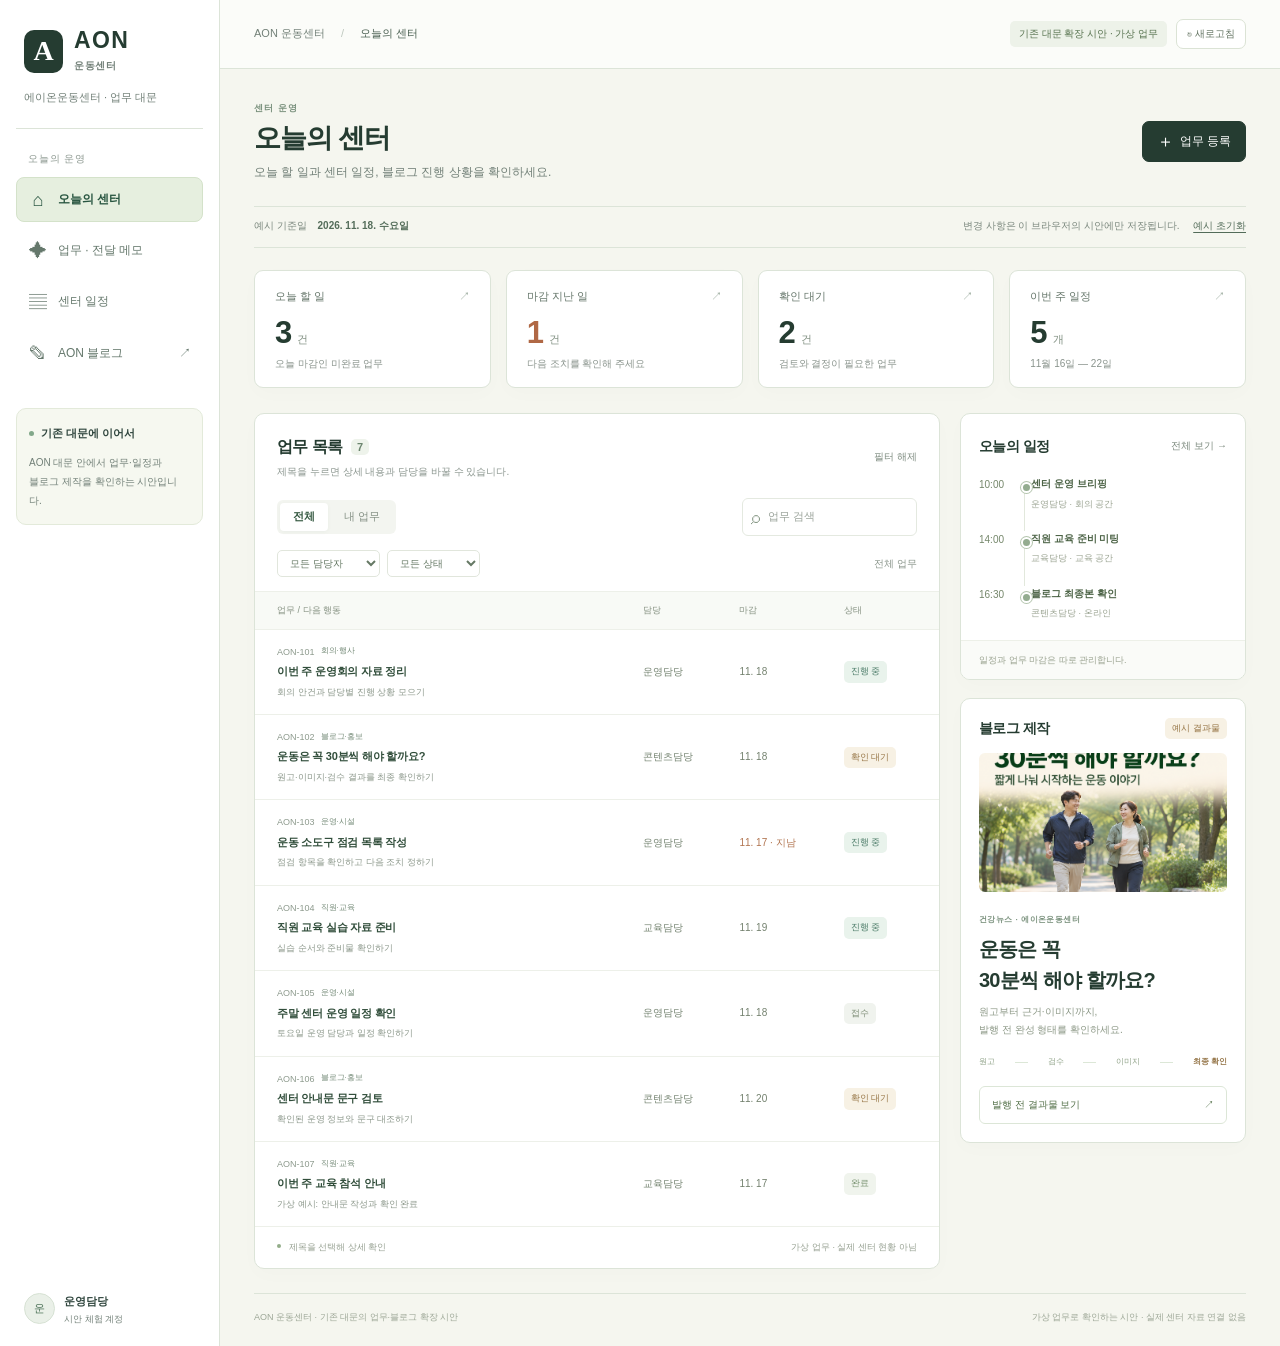
<file: index.html>
<!doctype html>
<html lang="ko">
<head><meta charset="utf-8"><meta name="viewport" content="width=device-width,initial-scale=1"><title>AON 운동센터 · 오늘의 센터 시안</title><link rel="stylesheet" href="dashboard.css"><script src="dashboard.js" defer></script></head>
<body>
<div class="app-shell">
 <aside class="sidebar">
  <a href="index.html" class="brand" aria-label="AON 운동센터 대문"><span class="brand-mark">A</span><span><b>AON</b><small>운동센터</small></span></a>
  <p class="brand-description">에이온운동센터 · 업무 대문</p>
  <div class="nav-caption">오늘의 운영</div>
  <nav aria-label="주 메뉴">
   <button class="nav-item active" data-page="overview"><span aria-hidden="true">⌂</span> 오늘의 센터</button>
   <button class="nav-item" data-page="tasks"><span aria-hidden="true">✦</span> 업무 · 전달 메모</button>
   <button class="nav-item" data-page="calendar"><span aria-hidden="true">▤</span> 센터 일정</button>
   <a class="nav-item" href="blog.html"><span aria-hidden="true">✎</span> AON 블로그 <i>↗</i></a>
  </nav>
  <div class="sidebar-note"><span class="note-dot"></span><b>기존 대문에 이어서</b><p>AON 대문 안에서 업무·일정과<br>블로그 제작을 확인하는 시안입니다.</p></div>
  <div class="sidebar-bottom"><span class="avatar">운</span><div><b>운영담당</b><small>시안 체험 계정</small></div></div>
 </aside>
 <div class="workspace">
  <header class="topbar"><div class="breadcrumb">AON 운동센터 <span>/</span> <b id="breadcrumbCurrent">오늘의 센터</b></div><div class="topbar-actions"><span class="preview-badge">기존 대문 확장 시안 · 가상 업무</span><button type="button" id="refreshPreview" class="refresh-button" aria-label="시안 새로고침">↻ 새로고침</button></div></header>
  <main>
   <section class="page-heading"><div><p class="eyebrow">센터 운영</p><h1 id="pageTitle">오늘의 센터</h1><p id="pageDescription">오늘 할 일과 센터 일정, 블로그 진행 상황을 확인하세요.</p></div><button id="addTask" class="primary-button"><span aria-hidden="true">＋</span> 업무 등록</button></section>
   <div class="demo-strip"><span>예시 기준일 <b>2026. 11. 18. 수요일</b></span><span>변경 사항은 이 브라우저의 시안에만 저장됩니다. <button id="resetDemo">예시 초기화</button></span></div>
   <section class="metrics" aria-label="업무 요약">
    <button class="metric" data-filter="today"><span>오늘 할 일 <i>↗</i></span><div><b id="todayCount">0</b><small>건</small></div><p>오늘 마감인 미완료 업무</p></button>
    <button class="metric" data-filter="overdue"><span>마감 지난 일 <i>↗</i></span><div><b id="overdueCount" class="rust">0</b><small>건</small></div><p>다음 조치를 확인해 주세요</p></button>
    <button class="metric" data-filter="waiting"><span>확인 대기 <i>↗</i></span><div><b id="waitingCount">0</b><small>건</small></div><p>검토와 결정이 필요한 업무</p></button>
    <button class="metric" data-filter="week"><span>이번 주 일정 <i>↗</i></span><div><b id="weekCount">0</b><small>개</small></div><p>11월 16일 — 22일</p></button>
   </section>
   <div id="overviewLayout" class="content-grid">
    <section class="panel tasks-panel" id="tasksPanel"><div class="panel-title"><div><h2>업무 목록 <span id="taskCount" class="count-label">0</span></h2><p>제목을 누르면 상세 내용과 담당을 바꿀 수 있습니다.</p></div><button class="text-button" id="clearFilters">필터 해제</button></div>
     <div class="task-toolbar"><div class="segment" role="group" aria-label="업무 범위"><button id="allTasks" class="selected" aria-pressed="true">전체</button><button id="myTasks" aria-pressed="false">내 업무</button></div><label class="search-wrap"><span aria-hidden="true">⌕</span><input id="searchTasks" type="search" placeholder="업무 검색" aria-label="업무 검색"></label></div>
     <div class="filter-row"><label><span class="sr-only">담당자</span><select id="ownerFilter"><option value="">모든 담당자</option><option>운영담당</option><option>교육담당</option><option>콘텐츠담당</option></select></label><label><span class="sr-only">상태</span><select id="statusFilter"><option value="">모든 상태</option><option>접수</option><option>진행 중</option><option>확인 대기</option><option>보류</option><option>완료</option></select></label><span id="filterDescription" class="filter-description">전체 업무</span></div>
     <div class="table-wrap"><table><thead><tr><th scope="col">업무 / 다음 행동</th><th scope="col">담당</th><th scope="col">마감</th><th scope="col">상태</th></tr></thead><tbody id="taskRows"></tbody></table></div><p id="emptyTasks" class="empty-state" hidden>조건에 맞는 업무가 없습니다.</p>
     <div class="table-footer"><span><span class="legend-dot"></span> 제목을 선택해 상세 확인</span><span>가상 업무 · 실제 센터 현황 아님</span></div>
    </section>
    <aside class="right-column" id="rightColumn">
     <section class="panel schedule-panel"><div class="panel-title"><h2>오늘의 일정</h2><button class="text-button" id="openCalendar">전체 보기 →</button></div><div id="todayEvents" class="timeline"></div><p class="schedule-foot">일정과 업무 마감은 따로 관리합니다.</p></section>
     <section class="panel blog-panel"><div class="panel-title"><h2>블로그 제작</h2><span class="pill waiting">예시 결과물</span></div><a href="blog.html" class="blog-cover"><img src="assets/cover.png" alt="짧게 나눠 시작하는 운동 이야기 대표 이미지"></a><div class="blog-body"><span class="eyebrow">건강뉴스 · 에이온운동센터</span><h3>운동은 꼭<br>30분씩 해야 할까요?</h3><p>원고부터 근거·이미지까지,<br>발행 전 완성 형태를 확인하세요.</p><div class="mini-progress" aria-label="발행 전 결과물 예시"><span>원고</span><i></i><span>검수</span><i></i><span>이미지</span><i></i><b>최종 확인</b></div><a href="blog.html" class="secondary-button">발행 전 결과물 보기 <span>↗</span></a></div></section>
    </aside>
   </div>
   <section id="calendarView" class="panel calendar-panel" hidden><div class="panel-title"><div><h2>이번 주 센터 일정</h2><p>2026. 11. 16. 월요일 — 11. 22. 일요일 · 가상 일정</p></div></div><div class="calendar-grid" id="calendarDays"></div><div class="calendar-note">일정은 예시로 고정되어 있습니다. ‘업무 등록’에서 일정 준비에 필요한 할 일을 추가해 볼 수 있습니다.</div></section>
   <footer class="page-footer"><span>AON 운동센터 · 기존 대문의 업무·블로그 확장 시안</span><span>가상 업무로 확인하는 시안 · 실제 센터 자료 연결 없음</span></footer>
  </main>
 </div>
</div>
<dialog id="taskDialog"><form id="taskForm"><div class="dialog-header"><div><p class="eyebrow" id="taskIdLabel">NEW TASK</p><h2 id="dialogTitle">업무 등록</h2></div><button class="icon-button" type="button" id="closeDialog" aria-label="창 닫기">×</button></div><p class="dialog-note">시안의 가상 업무입니다. 실제 회원정보를 입력하지 마세요.</p><label>업무 제목<input id="taskTitle" name="title" maxlength="100" required placeholder="예: 직원 교육 자료 준비"></label><div class="form-grid"><label>담당자<select id="taskOwner" name="owner"><option>운영담당</option><option>교육담당</option><option>콘텐츠담당</option></select></label><label>상태<select id="taskStatus" name="status"><option>접수</option><option>진행 중</option><option>확인 대기</option><option>보류</option><option>완료</option></select></label></div><div class="form-grid"><label>분야<select id="taskCategory" name="category"><option>운영·시설</option><option>직원·교육</option><option>회의·행사</option><option>블로그·홍보</option></select></label><label>마감일<input type="date" id="taskDue" name="due"></label></div><label>다음 행동<textarea id="taskNext" name="next" rows="3" maxlength="300" placeholder="다음에 무엇을 하면 되는지 적어 주세요."></textarea></label><div class="result-link" id="taskResult" hidden><span>연결된 결과물</span><a href="blog.html">블로그 발행 전 결과물 열기 ↗</a></div><p id="formError" class="form-error" role="alert"></p><div class="dialog-actions"><button type="button" class="secondary-button" id="cancelDialog">취소</button><button type="submit" class="primary-button">시안에 저장</button></div></form></dialog>
<dialog id="resetDialog" aria-labelledby="resetDialogTitle" aria-describedby="resetDialogDescription"><form method="dialog"><div class="dialog-header"><div><p class="eyebrow">RESET PREVIEW</p><h2 id="resetDialogTitle">예시를 초기화할까요?</h2></div><button class="icon-button" type="button" id="closeResetDialog" aria-label="초기화 창 닫기">×</button></div><p id="resetDialogDescription" class="dialog-note">이 브라우저의 시안에서 추가하거나 바꾼 가상 업무를 처음 예시로 되돌립니다. 실제 센터 자료에는 영향이 없습니다.</p><div class="dialog-actions"><button type="button" class="secondary-button" id="cancelResetDialog" autofocus>취소</button><button type="button" class="primary-button" id="confirmResetDialog">예시 초기화</button></div></form></dialog>
<div id="toast" class="toast" role="status" aria-live="polite" hidden></div>
</body></html>
</file>
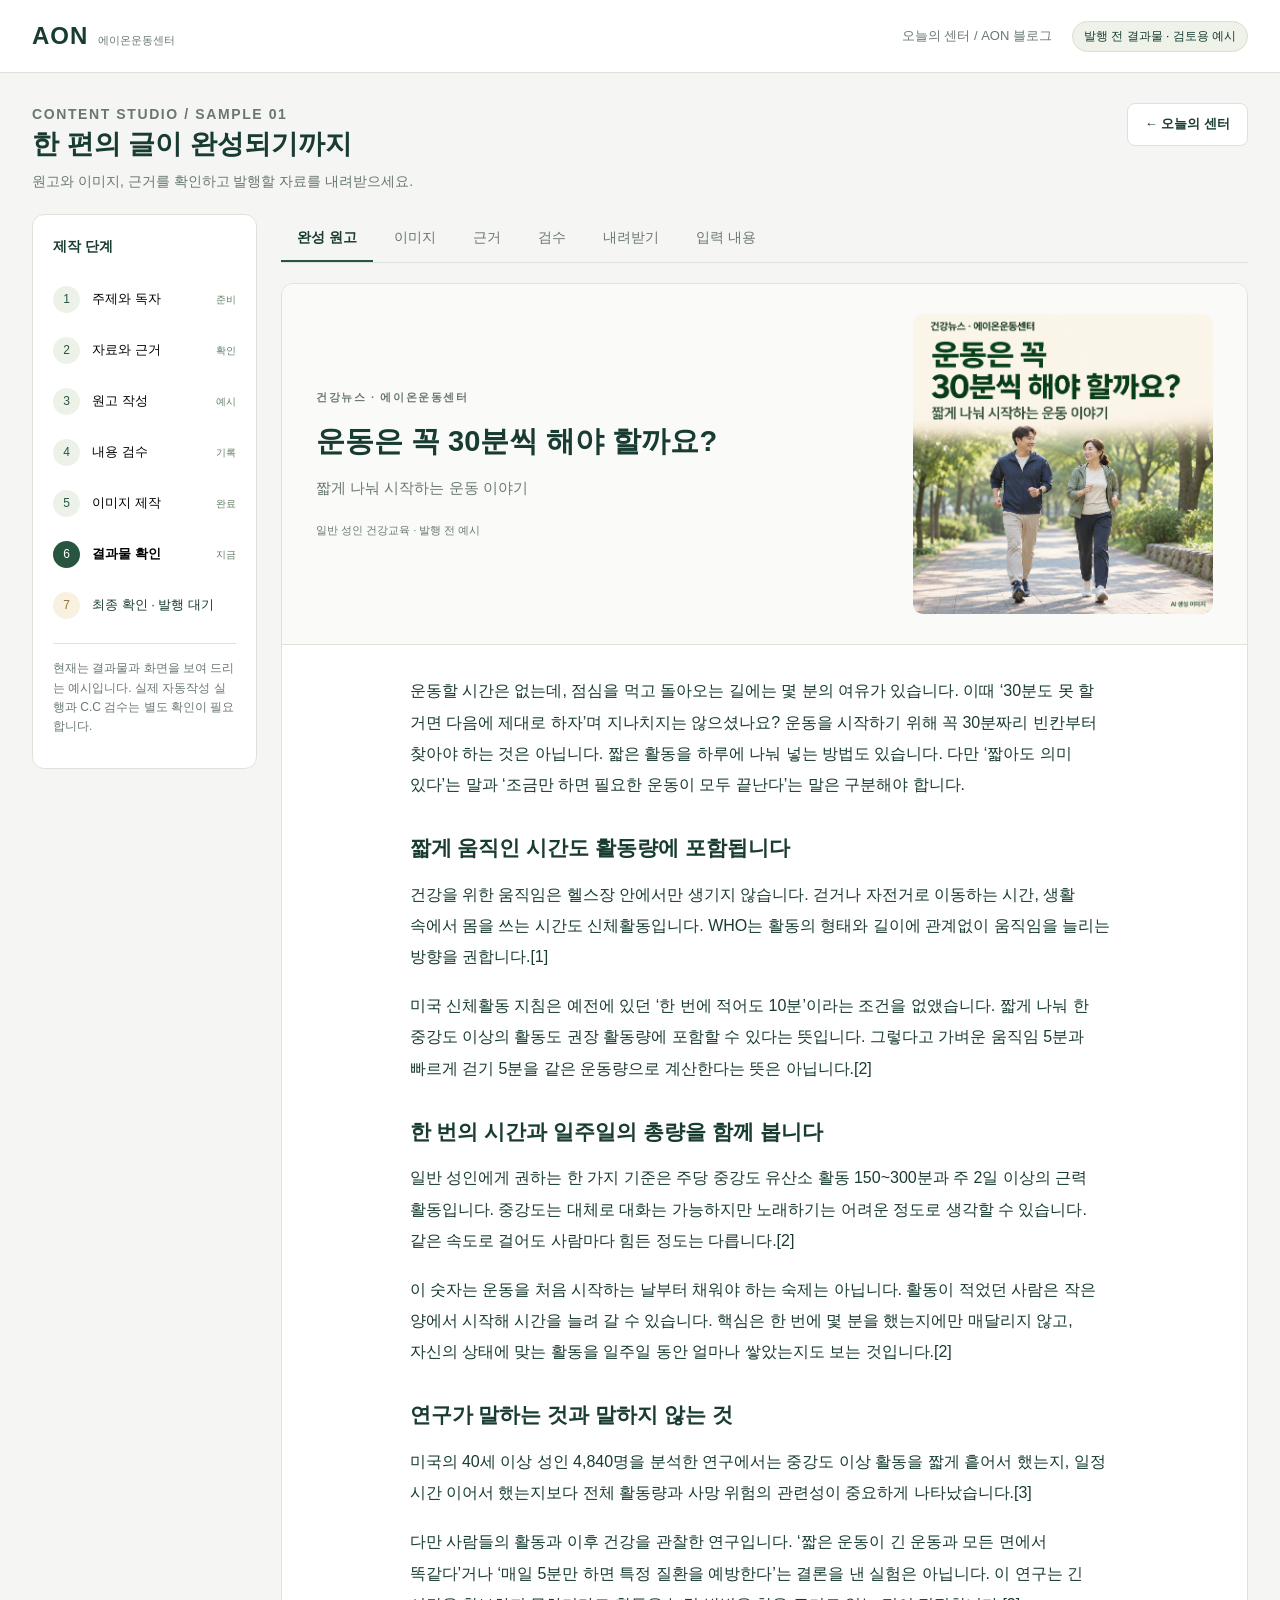
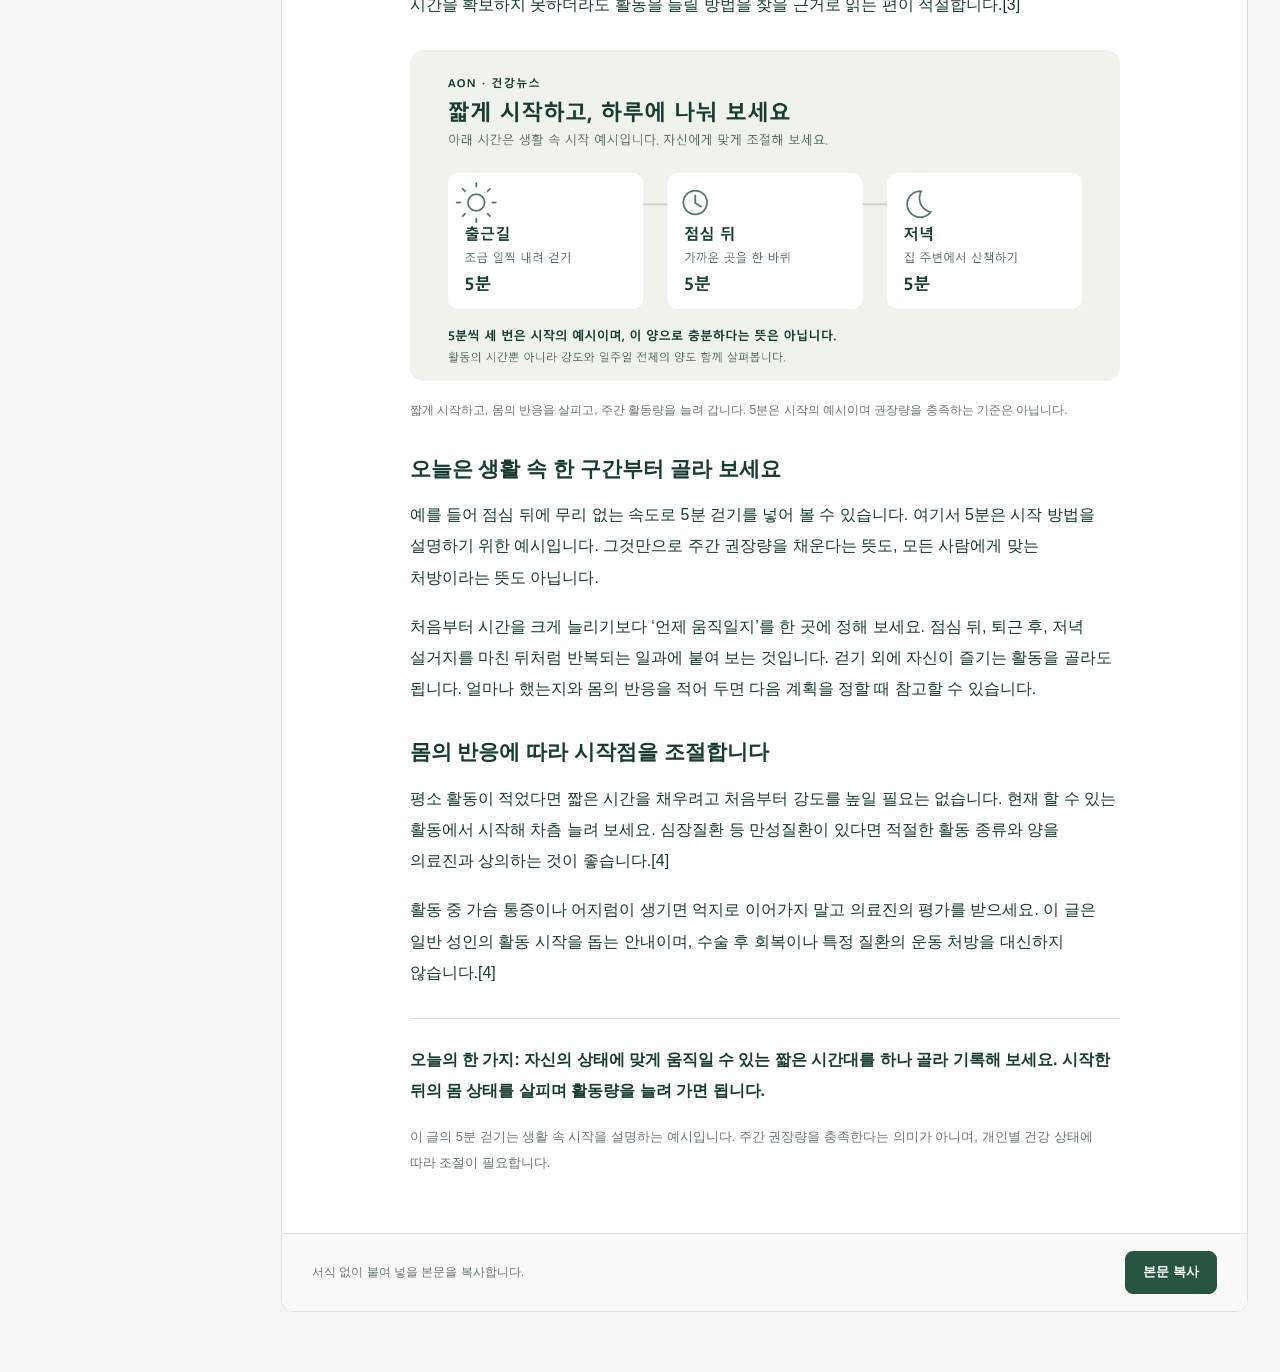
<file: blog.html>
<!doctype html><html lang="ko"><head><meta charset="utf-8"><meta name="viewport" content="width=device-width,initial-scale=1"><title>에이온 블로그 제작실 · 발행 전 예시</title><style>
:root{--ink:#183b32;--muted:#69786f;--line:#dce4da;--bg:#f5f6f3;--green:#285540;--light:#e8eee4}*{box-sizing:border-box}body{margin:0;background:var(--bg);color:var(--ink);font:15px/1.6 'Malgun Gothic','Segoe UI',sans-serif}a{color:inherit}button{font:inherit;cursor:pointer}button,a,input{outline-offset:4px}button:focus-visible,a:focus-visible{outline:3px solid #6c9b7c}.top{background:white;border-bottom:1px solid var(--line);padding:17px 32px;display:flex;align-items:center;gap:20px}.brand{text-decoration:none;font-size:24px;font-weight:800;letter-spacing:1px}.brand small{font-size:11px;letter-spacing:0;font-weight:400;margin-left:10px;color:var(--muted)}.crumb{font-size:13px;margin-left:auto;color:var(--muted)}.badge{border:1px solid #d7dfcc;background:#eef2e8;border-radius:30px;padding:5px 11px;font-size:12px;white-space:nowrap}.wrap{max-width:1380px;margin:auto;padding:30px 32px 60px}.heading{display:flex;align-items:start;justify-content:space-between;gap:20px;margin-bottom:22px}.eyebrow{font-size:11px;letter-spacing:1.6px;color:var(--muted);margin:0 0 5px;font-weight:700}h1{font-size:27px;line-height:1.4;margin:0 0 6px}.heading p{margin:0;color:var(--muted);font-size:14px}.btn{display:inline-flex;align-items:center;justify-content:center;padding:10px 17px;border-radius:8px;text-decoration:none;border:1px solid var(--line);background:white;gap:8px;font-size:13px;font-weight:700}.primary{background:var(--green);color:white;border-color:var(--green)}.layout{display:grid;grid-template-columns:225px minmax(0,1fr);gap:24px;align-items:start}.steps{background:white;border:1px solid var(--line);border-radius:12px;padding:20px;position:sticky;top:20px}.steps h2{font-size:14px;margin:0 0 17px}.step{display:flex;align-items:center;gap:12px;width:100%;text-align:left;padding:12px 0;border:0;background:none;position:relative}.step span{border-radius:50%;background:#edf2e9;width:27px;height:27px;display:grid;place-items:center;font-size:12px;color:var(--green);flex-shrink:0}.step b{font-size:13px;font-weight:500}.step em{font-style:normal;font-size:10px;color:#617c64;margin-left:auto}.step.current b{font-weight:800}.step.current span{background:var(--green);color:white}.step.pending span{background:#f8f1df;color:#92723a}.steps .explain{font-size:12px;color:var(--muted);border-top:1px solid var(--line);padding-top:15px;margin-top:12px}.tabs{display:flex;gap:5px;overflow:auto;border-bottom:1px solid var(--line);margin-bottom:20px}.tabs button{background:none;border:0;border-bottom:2px solid transparent;color:var(--muted);padding:12px 16px;white-space:nowrap;font-size:14px}.tabs button.active{color:var(--ink);font-weight:800;border-bottom-color:var(--green)}.panel[hidden]{display:none}.paper{background:white;border:1px solid var(--line);border-radius:12px;overflow:hidden}.article-top{display:grid;grid-template-columns:1fr 300px;gap:25px;align-items:center;padding:30px 34px;border-bottom:1px solid var(--line);background:#fafbf8}.article-top img{width:100%;border-radius:10px}.article-top h2{font-size:29px;line-height:1.55;word-break:keep-all;margin:12px 0}.article-top .subtitle{font-size:15px;color:var(--muted);margin:0}.reading{max-width:790px;padding:30px 40px 40px;margin:auto;font-size:16px;line-height:1.95;word-break:keep-all;overflow-wrap:break-word}.reading h2{font-size:21px;line-height:1.55;margin:32px 0 14px}.reading p{margin:0 0 18px}.reading figure{margin:30px 0}.reading img{width:100%;height:auto}.reading figcaption{font-size:12px;color:var(--muted);line-height:1.6;margin-top:10px}.reading .takeaway{font-weight:700;border-top:1px solid var(--line);padding-top:25px;margin-top:30px}.reading .reader-note{font-size:13px;color:var(--muted)}.panel-pad{padding:28px 32px}.panel-pad h2{font-size:22px;margin:0 0 10px}.panel-pad>p{color:var(--muted)}.source{display:flex;gap:17px;padding:23px 0;border-bottom:1px solid var(--line);overflow-wrap:anywhere}.source:last-child{border:0}.source-id{min-width:31px;height:31px;background:var(--light);display:grid;place-items:center;border-radius:8px;font-size:12px;font-weight:700}.source h3{font-size:16px;margin:0 0 8px}.source p{margin:0 0 9px;font-size:14px}.source small{display:block;color:var(--muted);font-size:12px}.source a{display:inline-block;color:var(--green);margin-top:8px;font-size:13px;font-weight:700}.asset-grid{display:grid;grid-template-columns:1fr 1fr;gap:22px}.asset{border:1px solid var(--line);border-radius:10px;padding:16px;background:#fff;min-width:0}.asset img{display:block;width:100%;max-height:360px;object-fit:contain;background:#f2f4ee;border-radius:7px}.asset h3{font-size:16px;margin:16px 0 6px}.asset p{font-size:13px;color:var(--muted)}.asset .btn{margin-top:10px}.check-row{display:grid;grid-template-columns:30px 1fr auto;gap:12px;align-items:start;border-bottom:1px solid var(--line);padding:20px 0}.check-row .tick{color:var(--green);font-weight:bold}.check-row h3{font-size:15px;margin:0 0 4px}.check-row p{font-size:13px;color:var(--muted);margin:0}.check-row small{font-size:11px;background:#eaf0e6;color:#425f47;padding:4px 8px;border-radius:20px}.check-row.pending small{background:#faf0db;color:#7a6132}.download-list{display:grid;grid-template-columns:1fr 1fr;gap:12px;margin-top:23px}.download{display:flex;gap:15px;align-items:center;text-decoration:none;border:1px solid var(--line);border-radius:9px;padding:19px;transition:background .15s}.download:hover{background:#f2f5ed}.filetype{font-size:10px;letter-spacing:.7px;background:#eaf0e5;border-radius:7px;padding:13px 7px;width:49px;text-align:center;font-weight:700}.download b{font-size:14px}.download small{display:block;font-size:12px;color:var(--muted)}.download:after{content:'↓';margin-left:auto}.note{border-top:1px solid var(--line);margin-top:25px;padding-top:18px;font-size:13px;color:var(--muted)}.input-grid{display:grid;grid-template-columns:130px 1fr;gap:18px;padding:20px 0}.input-grid dt{color:var(--muted);font-size:13px}.input-grid dd{margin:0;font-size:14px}.copyrow{padding:17px 30px;background:#f9faf7;border-top:1px solid var(--line);display:flex;align-items:center;justify-content:space-between;gap:16px}.copyrow span{font-size:12px;color:var(--muted)}#copyToast{position:fixed;bottom:25px;left:50%;transform:translateX(-50%);background:var(--green);color:white;border-radius:9px;padding:12px 23px;font-size:14px;z-index:20}.back{font-size:13px;text-decoration:none}.back:hover{text-decoration:underline}.review-note{padding:14px 17px;background:#f1f4ed;border-radius:8px;font-size:13px;color:#5a6e60}.article-meta{font-size:11px;color:var(--muted);margin-top:22px}.mobile-status{display:none}
@media(max-width:1050px){.article-top{grid-template-columns:1fr 220px;padding:25px}.article-top h2{font-size:25px}.layout{grid-template-columns:190px 1fr}.steps{padding:17px}.reading{padding:25px 30px}.wrap{padding:25px 22px}.asset-grid{grid-template-columns:1fr}.asset img{max-height:400px}}
@media(max-width:750px){.top{padding:13px 16px;gap:10px}.brand small,.crumb{display:none}.top .badge{margin-left:auto;font-size:10px}.wrap{padding:22px 15px 40px}.heading{display:block}.heading h1{font-size:25px}.heading .btn{margin-top:14px}.layout{display:block}.steps{position:static;display:none}.article-top{grid-template-columns:1fr;padding:23px}.article-top img{max-width:380px;justify-self:center;order:-1}.article-top h2{font-size:25px}.reading{padding:21px 24px;font-size:16px}.panel-pad{padding:22px}.download-list{grid-template-columns:1fr}.input-grid{grid-template-columns:1fr;gap:8px}.input-grid dd{margin-bottom:14px}.copyrow{padding:17px 20px}.copyrow>span{max-width:50%}.tabs button{padding:11px 14px;font-size:13px}.mobile-status{display:block;color:var(--muted);font-size:12px;margin:0 0 14px}.check-row{grid-template-columns:22px 1fr}.check-row small{grid-column:2;justify-self:start}.heading p{font-size:13px}}
@media print{body{background:white}.top,.heading,.steps,.tabs,.copyrow,.mobile-status{display:none}.wrap{padding:0;max-width:none}.layout{display:block}.panel{display:none!important}.panel#article{display:block!important}.paper{border:0}.article-top{padding:0 0 20px;background:white}.article-top img{max-width:200px}.reading{padding:0;max-width:none;font-size:11pt}.reading h2{break-after:avoid;font-size:15pt}.reading figure{break-inside:avoid}.reading img{max-height:200px;object-fit:contain}}
</style></head><body>
<header class="top"><a class="brand" href="index.html">AON<small>에이온운동센터</small></a><span class="crumb">오늘의 센터 / AON 블로그</span><span class="badge">발행 전 결과물 · 검토용 예시</span></header>
<main class="wrap"><div class="heading"><div><p class="eyebrow">CONTENT STUDIO / SAMPLE 01</p><h1>한 편의 글이 완성되기까지</h1><p>원고와 이미지, 근거를 확인하고 발행할 자료를 내려받으세요.</p></div><a class="btn" href="index.html">← 오늘의 센터</a></div>
<div class="layout"><aside class="steps"><h2>제작 단계</h2><button class="step" data-tab="input"><span>1</span><b>주제와 독자</b><em>준비</em></button><button class="step" data-tab="sources"><span>2</span><b>자료와 근거</b><em>확인</em></button><button class="step" data-tab="article"><span>3</span><b>원고 작성</b><em>예시</em></button><button class="step" data-tab="review"><span>4</span><b>내용 검수</b><em>기록</em></button><button class="step" data-tab="images"><span>5</span><b>이미지 제작</b><em>완료</em></button><button class="step current" data-tab="files"><span>6</span><b>결과물 확인</b><em>지금</em></button><div class="step pending"><span>7</span><b>최종 확인 · 발행 대기</b></div><p class="explain">현재는 결과물과 화면을 보여 드리는 예시입니다. 실제 자동작성 실행과 C.C 검수는 별도 확인이 필요합니다.</p></aside>
<div><div class="tabs" role="tablist" aria-label="블로그 예시 자료"><button role="tab" class="active" aria-selected="true" data-tab="article">완성 원고</button><button role="tab" aria-selected="false" data-tab="images">이미지</button><button role="tab" aria-selected="false" data-tab="sources">근거</button><button role="tab" aria-selected="false" data-tab="review">검수</button><button role="tab" aria-selected="false" data-tab="files">내려받기</button><button role="tab" aria-selected="false" data-tab="input">입력 내용</button></div><p class="mobile-status">자료 → 원고 → 검수 → 이미지 → 결과물 확인 · 최종 확인 대기</p>
<section id="article" class="panel paper" role="tabpanel"><div class="article-top"><div><p class="eyebrow">건강뉴스 · 에이온운동센터</p><h2>운동은 꼭 30분씩 해야 할까요?</h2><p class="subtitle">짧게 나눠 시작하는 운동 이야기</p><div class="article-meta">일반 성인 건강교육 · 발행 전 예시</div></div><img src="assets/cover.png" alt="운동은 꼭 30분씩 해야 할까요 제목과 공원을 걷는 성인 두 명을 그린 AI 썸네일"></div><article class="reading"><p>운동할 시간은 없는데, 점심을 먹고 돌아오는 길에는 몇 분의 여유가 있습니다. 이때 ‘30분도 못 할 거면 다음에 제대로 하자’며 지나치지는 않으셨나요? 운동을 시작하기 위해 꼭 30분짜리 빈칸부터 찾아야 하는 것은 아닙니다. 짧은 활동을 하루에 나눠 넣는 방법도 있습니다. 다만 ‘짧아도 의미 있다’는 말과 ‘조금만 하면 필요한 운동이 모두 끝난다’는 말은 구분해야 합니다.</p><section><h2>짧게 움직인 시간도 활동량에 포함됩니다</h2><p>건강을 위한 움직임은 헬스장 안에서만 생기지 않습니다. 걷거나 자전거로 이동하는 시간, 생활 속에서 몸을 쓰는 시간도 신체활동입니다. WHO는 활동의 형태와 길이에 관계없이 움직임을 늘리는 방향을 권합니다.[1]</p><p>미국 신체활동 지침은 예전에 있던 ‘한 번에 적어도 10분’이라는 조건을 없앴습니다. 짧게 나눠 한 중강도 이상의 활동도 권장 활동량에 포함할 수 있다는 뜻입니다. 그렇다고 가벼운 움직임 5분과 빠르게 걷기 5분을 같은 운동량으로 계산한다는 뜻은 아닙니다.[2]</p></section><section><h2>한 번의 시간과 일주일의 총량을 함께 봅니다</h2><p>일반 성인에게 권하는 한 가지 기준은 주당 중강도 유산소 활동 150~300분과 주 2일 이상의 근력 활동입니다. 중강도는 대체로 대화는 가능하지만 노래하기는 어려운 정도로 생각할 수 있습니다. 같은 속도로 걸어도 사람마다 힘든 정도는 다릅니다.[2]</p><p>이 숫자는 운동을 처음 시작하는 날부터 채워야 하는 숙제는 아닙니다. 활동이 적었던 사람은 작은 양에서 시작해 시간을 늘려 갈 수 있습니다. 핵심은 한 번에 몇 분을 했는지에만 매달리지 않고, 자신의 상태에 맞는 활동을 일주일 동안 얼마나 쌓았는지도 보는 것입니다.[2]</p></section><section><h2>연구가 말하는 것과 말하지 않는 것</h2><p>미국의 40세 이상 성인 4,840명을 분석한 연구에서는 중강도 이상 활동을 짧게 흩어서 했는지, 일정 시간 이어서 했는지보다 전체 활동량과 사망 위험의 관련성이 중요하게 나타났습니다.[3]</p><p>다만 사람들의 활동과 이후 건강을 관찰한 연구입니다. ‘짧은 운동이 긴 운동과 모든 면에서 똑같다’거나 ‘매일 5분만 하면 특정 질환을 예방한다’는 결론을 낸 실험은 아닙니다. 이 연구는 긴 시간을 확보하지 못하더라도 활동을 늘릴 방법을 찾을 근거로 읽는 편이 적절합니다.[3]</p></section><figure><img src="assets/activity-guide.png" alt="출근길·점심 뒤·저녁에 각각 5분 걷기를 넣는 시작 예시"><figcaption>짧게 시작하고, 몸의 반응을 살피고, 주간 활동량을 늘려 갑니다. 5분은 시작의 예시이며 권장량을 충족하는 기준은 아닙니다.</figcaption></figure><section><h2>오늘은 생활 속 한 구간부터 골라 보세요</h2><p>예를 들어 점심 뒤에 무리 없는 속도로 5분 걷기를 넣어 볼 수 있습니다. 여기서 5분은 시작 방법을 설명하기 위한 예시입니다. 그것만으로 주간 권장량을 채운다는 뜻도, 모든 사람에게 맞는 처방이라는 뜻도 아닙니다.</p><p>처음부터 시간을 크게 늘리기보다 ‘언제 움직일지’를 한 곳에 정해 보세요. 점심 뒤, 퇴근 후, 저녁 설거지를 마친 뒤처럼 반복되는 일과에 붙여 보는 것입니다. 걷기 외에 자신이 즐기는 활동을 골라도 됩니다. 얼마나 했는지와 몸의 반응을 적어 두면 다음 계획을 정할 때 참고할 수 있습니다.</p></section><section><h2>몸의 반응에 따라 시작점을 조절합니다</h2><p>평소 활동이 적었다면 짧은 시간을 채우려고 처음부터 강도를 높일 필요는 없습니다. 현재 할 수 있는 활동에서 시작해 차츰 늘려 보세요. 심장질환 등 만성질환이 있다면 적절한 활동 종류와 양을 의료진과 상의하는 것이 좋습니다.[4]</p><p>활동 중 가슴 통증이나 어지럼이 생기면 억지로 이어가지 말고 의료진의 평가를 받으세요. 이 글은 일반 성인의 활동 시작을 돕는 안내이며, 수술 후 회복이나 특정 질환의 운동 처방을 대신하지 않습니다.[4]</p></section><p class="takeaway">오늘의 한 가지: 자신의 상태에 맞게 움직일 수 있는 짧은 시간대를 하나 골라 기록해 보세요. 시작한 뒤의 몸 상태를 살피며 활동량을 늘려 가면 됩니다.</p><p class="reader-note">이 글의 5분 걷기는 생활 속 시작을 설명하는 예시입니다. 주간 권장량을 충족한다는 의미가 아니며, 개인별 건강 상태에 따라 조절이 필요합니다.</p></article><div class="copyrow"><span>서식 없이 붙여 넣을 본문을 복사합니다.</span><button class="btn primary" id="copyArticle">본문 복사</button></div></section>
<section id="images" class="panel paper panel-pad" role="tabpanel" hidden><h2>글과 함께 사용할 이미지</h2><p>제목 썸네일 1장과 본문 설명 이미지 1장을 준비했습니다.</p><div class="asset-grid"><article class="asset"><img src="assets/cover.png" alt="건강뉴스 제목 썸네일"><h3>01 · 대표 썸네일</h3><p>글 도입에 배치합니다. 실제 고객·직원이나 센터 현장 사진이 아닌 AI 생성 이미지입니다.</p><a class="btn" href="assets/cover.png" download>PNG 내려받기 ↓</a></article><article class="asset"><img src="assets/activity-guide.png" alt="짧은 활동을 하루에 나누어 넣는 예시"><h3>02 · 본문 설명</h3><p>하루에 활동을 나눠 넣는 생활 예시입니다. 5분씩 세 번이면 충분하다는 뜻이 되지 않도록 주의 문구를 넣었습니다.</p><a class="btn" href="assets/activity-guide.png" download>PNG 내려받기 ↓</a></article></div></section>
<section id="sources" class="panel paper panel-pad" role="tabpanel" hidden><h2>주장마다 근거를 연결했습니다</h2><p>공식 지침과 원논문을 구분하고, 이 글에 적용할 수 있는 범위를 기록했습니다.</p><article class="source"><span class="source-id">1</span><div><h3>WHO · Every move counts towards better health (2020)</h3><p>걷기·이동·생활 활동도 신체활동이며 짧은 움직임부터 활동을 늘릴 수 있다는 설명</p><small>2020 지침의 공식 발표문 본문 열람. 개별 운동 처방이나 5분 효과의 직접 근거로 사용하지 않음</small><a target="_blank" rel="noreferrer" href="https://www.who.int/news/item/25-11-2020-every-move-counts-towards-better-health-says-who">원문 확인 ↗</a></div></article><article class="source"><span class="source-id">2</span><div><h3>미국 HHS · Physical Activity Guidelines Questions &amp; Answers</h3><p>최소 10분 연속 조건 삭제, 중강도 활동의 설명, 일반 성인의 주간 활동량과 점진적 시작</p><small>공식 Q&amp;A 본문 열람. 일반 성인 지침으로 사용하며 연령·질환별 개별 처방으로 확대하지 않음</small><a target="_blank" rel="noreferrer" href="https://odphp.health.gov/our-work/nutrition-physical-activity/physical-activity-guidelines/about-physical-activity-guidelines/questions-answers">원문 확인 ↗</a></div></article><article class="source"><span class="source-id">3</span><div><h3>Saint-Maurice 외 · Do Bouts Matter? (JAHA, 2018)</h3><p>40세 이상 4,840명 관찰연구에서 활동을 축적하는 방식과 총활동량·사망 위험의 관련성</p><small>PMC 원문 초록·방법·결론 열람. 관찰연구이므로 인과관계·운동 효과의 동등성·5분 최소 용량을 확정하지 않음</small><a target="_blank" rel="noreferrer" href="https://pmc.ncbi.nlm.nih.gov/articles/PMC5907548/">원문 확인 ↗</a></div></article><article class="source"><span class="source-id">4</span><div><h3>미국 NHLBI · Physical Activity and Your Heart — Risks</h3><p>활동 중 가슴 통증·어지럼, 만성질환이 있을 때 의료진 상담</p><small>공공의료기관 안내 본문 열람. 모든 운동 위험을 포괄하는 문진표는 아님</small><a target="_blank" rel="noreferrer" href="https://www.nhlbi.nih.gov/health/heart/physical-activity/risks">원문 확인 ↗</a></div></article><p class="note">확인일 2026-11-18 · 출처의 URL과 세부 한계는 근거 기록에 보존했습니다.</p></section>
<section id="review" class="panel paper panel-pad" role="tabpanel" hidden><h2>발행 전에 확인할 내용</h2><p>이번 예시의 검수 범위와 남은 확인을 함께 표시합니다.</p>
<div class="check-row"><span class="tick">✓</span><div><h3>짧은 활동과 권장량을 구분했는가</h3><p>짧게 시작할 수 있다는 설명을 주간 권장 활동량과 동일한 뜻으로 쓰지 않았습니다.</p></div><small>확인</small></div>
<div class="check-row"><span class="tick">✓</span><div><h3>연구 결과를 과장하지 않았는가</h3><p>관찰연구의 연관성을 효과 보장이나 인과관계로 표현하지 않았습니다.</p></div><small>확인</small></div>
<div class="check-row"><span class="tick">✓</span><div><h3>일반 독자가 실행 예시를 이해할 수 있는가</h3><p>출근길·점심 뒤·저녁처럼 일상 장면을 사용하고, 횟수와 시간은 예시임을 밝혔습니다.</p></div><small>확인</small></div>
<div class="check-row"><span class="tick">✓</span><div><h3>센터 경험과 효과를 만들어 내지 않았는가</h3><p>가상의 고객 후기·치료 보장·예약 유도 문구를 넣지 않았습니다.</p></div><small>확인</small></div>
<div class="check-row pending"><span>○</span><div><h3>C.C 집필 담당과 재필님 최종 확인</h3><p>이번 원고는 ChatGPT가 만든 시연용 예시입니다. C.C가 작성하거나 검수한 결과로 표시하지 않았습니다.</p></div><small>대기</small></div>
<p class="note">이 화면은 검수 상태를 보여 주는 시안입니다. 버튼을 눌렀다는 이유만으로 실제 승인이나 게시 상태가 바뀌지 않습니다.</p></section>
<section id="files" class="panel paper panel-pad" role="tabpanel" hidden><h2>발행 전 결과물</h2><p>이 화면에서 원고와 자료를 내려받아 검토할 수 있습니다. 최종 발행은 재필님 확인 후 진행합니다.</p><div class="download-list"><a class="download" href="deliverables/AON_짧게_시작하는_운동_검토본.docx" download><span class="filetype">WORD</span><span><b>이미지가 포함된 원고</b><small>편집 가능한 Word 검토본</small></span></a><a class="download" href="content/article-copy.txt" download><span class="filetype">TXT</span><span><b>복사할 본문</b><small>블로그 편집기에 붙여 넣기</small></span></a><a class="download" href="content/evidence.md" download><span class="filetype">REF</span><span><b>근거와 적용 범위</b><small>주장·출처·한계 기록</small></span></a><a class="download" href="deliverables/AON_블로그_발행전_예시묶음.zip" download><span class="filetype">ZIP</span><span><b>블로그 자료 모두 받기</b><small>원고·이미지·근거·검수</small></span></a></div><p class="review-note">화면의 다운로드는 실제 파일입니다. 자동 게시와 운영 시스템 연결은 실행하지 않습니다.</p></section>
<section id="input" class="panel paper panel-pad" role="tabpanel" hidden><h2>이 글을 시작할 때 넣은 내용</h2><dl class="input-grid"><dt>주제</dt><dd>30분을 연속으로 해야만 운동 효과가 있는지 궁금한 사람에게, 짧은 활동부터 시작하는 방법을 설명합니다.</dd><dt>읽을 사람</dt><dd>운동할 시간을 내기 어렵거나 처음 시작하려는 일반 성인</dd><dt>핵심 메시지</dt><dd>짧게 시작해도 활동은 쌓입니다. 자신에게 맞게 시작하고 활동량을 늘려 갑니다.</dd><dt>사용할 자료</dt><dd>WHO·HHS 공식 지침, NHLBI 안전 안내, 신체활동 시간과 건강의 연관성을 다룬 원논문</dd><dt>이미지 방향</dt><dd>실제 같은 일상 걷기 장면의 제목 썸네일 + 짧은 활동을 나눠 넣는 설명 이미지</dd><dt>센터 정보</dt><dd>확인되지 않은 운영 정보·서비스·고객 사례는 넣지 않음</dd><dt>원고 작성</dt><dd>ChatGPT 시연용 예시 · C.C 집필 결과 아님</dd></dl></section>
</div></div></main><div id="copyToast" role="status" hidden></div><script>
const articleText = "운동은 꼭 30분씩 해야 할까요?\n짧게 나눠 시작하는 운동 이야기\n\n운동할 시간은 없는데, 점심을 먹고 돌아오는 길에는 몇 분의 여유가 있습니다. 이때 ‘30분도 못 할 거면 다음에 제대로 하자’며 지나치지는 않으셨나요? 운동을 시작하기 위해 꼭 30분짜리 빈칸부터 찾아야 하는 것은 아닙니다. 짧은 활동을 하루에 나눠 넣는 방법도 있습니다. 다만 ‘짧아도 의미 있다’는 말과 ‘조금만 하면 필요한 운동이 모두 끝난다’는 말은 구분해야 합니다.\n\n짧게 움직인 시간도 활동량에 포함됩니다\n건강을 위한 움직임은 헬스장 안에서만 생기지 않습니다. 걷거나 자전거로 이동하는 시간, 생활 속에서 몸을 쓰는 시간도 신체활동입니다. WHO는 활동의 형태와 길이에 관계없이 움직임을 늘리는 방향을 권합니다.[1]\n\n미국 신체활동 지침은 예전에 있던 ‘한 번에 적어도 10분’이라는 조건을 없앴습니다. 짧게 나눠 한 중강도 이상의 활동도 권장 활동량에 포함할 수 있다는 뜻입니다. 그렇다고 가벼운 움직임 5분과 빠르게 걷기 5분을 같은 운동량으로 계산한다는 뜻은 아닙니다.[2]\n\n한 번의 시간과 일주일의 총량을 함께 봅니다\n일반 성인에게 권하는 한 가지 기준은 주당 중강도 유산소 활동 150~300분과 주 2일 이상의 근력 활동입니다. 중강도는 대체로 대화는 가능하지만 노래하기는 어려운 정도로 생각할 수 있습니다. 같은 속도로 걸어도 사람마다 힘든 정도는 다릅니다.[2]\n\n이 숫자는 운동을 처음 시작하는 날부터 채워야 하는 숙제는 아닙니다. 활동이 적었던 사람은 작은 양에서 시작해 시간을 늘려 갈 수 있습니다. 핵심은 한 번에 몇 분을 했는지에만 매달리지 않고, 자신의 상태에 맞는 활동을 일주일 동안 얼마나 쌓았는지도 보는 것입니다.[2]\n\n연구가 말하는 것과 말하지 않는 것\n미국의 40세 이상 성인 4,840명을 분석한 연구에서는 중강도 이상 활동을 짧게 흩어서 했는지, 일정 시간 이어서 했는지보다 전체 활동량과 사망 위험의 관련성이 중요하게 나타났습니다.[3]\n\n다만 사람들의 활동과 이후 건강을 관찰한 연구입니다. ‘짧은 운동이 긴 운동과 모든 면에서 똑같다’거나 ‘매일 5분만 하면 특정 질환을 예방한다’는 결론을 낸 실험은 아닙니다. 이 연구는 긴 시간을 확보하지 못하더라도 활동을 늘릴 방법을 찾을 근거로 읽는 편이 적절합니다.[3]\n\n오늘은 생활 속 한 구간부터 골라 보세요\n예를 들어 점심 뒤에 무리 없는 속도로 5분 걷기를 넣어 볼 수 있습니다. 여기서 5분은 시작 방법을 설명하기 위한 예시입니다. 그것만으로 주간 권장량을 채운다는 뜻도, 모든 사람에게 맞는 처방이라는 뜻도 아닙니다.\n\n처음부터 시간을 크게 늘리기보다 ‘언제 움직일지’를 한 곳에 정해 보세요. 점심 뒤, 퇴근 후, 저녁 설거지를 마친 뒤처럼 반복되는 일과에 붙여 보는 것입니다. 걷기 외에 자신이 즐기는 활동을 골라도 됩니다. 얼마나 했는지와 몸의 반응을 적어 두면 다음 계획을 정할 때 참고할 수 있습니다.\n\n몸의 반응에 따라 시작점을 조절합니다\n평소 활동이 적었다면 짧은 시간을 채우려고 처음부터 강도를 높일 필요는 없습니다. 현재 할 수 있는 활동에서 시작해 차츰 늘려 보세요. 심장질환 등 만성질환이 있다면 적절한 활동 종류와 양을 의료진과 상의하는 것이 좋습니다.[4]\n\n활동 중 가슴 통증이나 어지럼이 생기면 억지로 이어가지 말고 의료진의 평가를 받으세요. 이 글은 일반 성인의 활동 시작을 돕는 안내이며, 수술 후 회복이나 특정 질환의 운동 처방을 대신하지 않습니다.[4]\n\n오늘의 한 가지: 자신의 상태에 맞게 움직일 수 있는 짧은 시간대를 하나 골라 기록해 보세요. 시작한 뒤의 몸 상태를 살피며 활동량을 늘려 가면 됩니다.\n\n이 글의 5분 걷기는 생활 속 시작을 설명하는 예시입니다. 주간 권장량을 충족한다는 의미가 아니며, 개인별 건강 상태에 따라 조절이 필요합니다.\n\n참고 자료\n1 WHO · Every move counts towards better health (2020)\n2 미국 HHS · Physical Activity Guidelines Questions & Answers\n3 Saint-Maurice 외 · Do Bouts Matter? (JAHA, 2018)\n4 미국 NHLBI · Physical Activity and Your Heart — Risks";
function showTab(id){if(!document.getElementById(id))return;document.querySelectorAll('.panel').forEach(p=>p.hidden=p.id!==id);document.querySelectorAll('.tabs button').forEach(b=>{b.classList.toggle('active',b.dataset.tab===id);b.setAttribute('aria-selected',String(b.dataset.tab===id))});document.querySelectorAll('.step[data-tab]').forEach(b=>b.classList.toggle('current',b.dataset.tab===id));history.replaceState(null,'','#'+id)}
document.querySelectorAll('[data-tab]').forEach(b=>b.addEventListener('click',()=>showTab(b.dataset.tab)));if(location.hash)showTab(location.hash.slice(1));
document.getElementById('copyArticle').addEventListener('click',async()=>{try{if(navigator.clipboard){await navigator.clipboard.writeText(articleText)}else{const t=document.createElement('textarea');t.value=articleText;document.body.append(t);t.select();if(!document.execCommand('copy'))throw Error();t.remove()}const n=document.getElementById('copyToast');n.textContent='본문을 복사했습니다.';n.hidden=false;setTimeout(()=>n.hidden=true,2200)}catch(e){const n=document.getElementById('copyToast');n.textContent='복사가 제한되어 있습니다. 내려받기의 TXT 파일을 이용해 주세요.';n.hidden=false;setTimeout(()=>n.hidden=true,4500)}});
</script></body></html>
</file>
<file: dashboard.css>
:root{--paper:#f5f6f3;--white:#fff;--ink:#183b32;--body:#31473f;--muted:#728078;--line:#e1e6df;--green:#326a55;--pale:#eaf0e8;--rust:#b06845;--shadow:0 6px 20px #203c2d04}*{box-sizing:border-box}body{margin:0;background:var(--paper);color:var(--body);font:13px/1.6 "Malgun Gothic","Apple SD Gothic Neo","Segoe UI",sans-serif}button,input,select,textarea{font:inherit}button,a,select{touch-action:manipulation}button{cursor:pointer}a{color:inherit;text-decoration:none}button{border:0}button:focus-visible,a:focus-visible,input:focus-visible,select:focus-visible,textarea:focus-visible{outline:3px solid #90b7a6;outline-offset:3px}[hidden]{display:none!important}h1,h2,h3,p{margin:0}h1,h2,h3{color:var(--ink);letter-spacing:-.04em}button{color:inherit}button:disabled{cursor:not-allowed}.app-shell{display:grid;grid-template-columns:204px minmax(0,1fr);min-height:100vh}.sidebar{padding:35px 19px 20px;background:#fff;border-right:1px solid var(--line);display:flex;flex-direction:column;min-height:100vh}.brand{display:flex;gap:11px;align-items:center;padding:0 8px}.brand-mark{display:grid;place-items:center;background:var(--ink);color:white;width:39px;height:43px;border-radius:10px;font:600 28px Georgia,serif}.brand b{display:block;font-size:23px;line-height:1.2;letter-spacing:.06em;color:var(--ink)}.brand small{font-size:8px;letter-spacing:.18em;color:var(--muted);font-weight:700}.brand-description{font-size:11px;color:var(--muted);padding:17px 8px 28px;border-bottom:1px solid var(--line)}.nav-caption{font-size:10px;color:#8b978f;margin:27px 12px 10px;letter-spacing:.08em}.sidebar nav{display:grid;gap:6px}.nav-item{display:flex;gap:10px;align-items:center;width:100%;text-align:left;background:transparent;padding:12px 11px;border-radius:8px;font-size:12px;color:#65786c;white-space:nowrap}.nav-item>span{font-size:18px;width:20px;text-align:center;line-height:1}.nav-item i{font-style:normal;margin-left:auto}.nav-item:hover{background:#f1f5ee}.nav-item.active{background:#e8eee4;color:#254c3c;font-weight:700}.sidebar-note{margin:46px 0 24px;padding:17px 12px;border-top:1px solid var(--line);border-bottom:1px solid var(--line)}.note-dot{display:inline-block;width:5px;height:5px;border-radius:50%;background:#82a88a;margin-right:7px;vertical-align:middle}.sidebar-note b{font-size:11px}.sidebar-note p{color:var(--muted);font-size:11px;margin-top:9px;line-height:1.9}.sidebar-bottom{display:flex;gap:9px;align-items:center;margin-top:auto;padding:16px 8px 0}.avatar{display:grid;place-items:center;background:#eaf0e8;border:1px solid #d7e2d4;color:#4a7056;width:31px;height:31px;border-radius:50%;font-size:11px}.sidebar-bottom b{font-size:11px}.sidebar-bottom small{display:block;font-size:9px;color:var(--muted)}.workspace{min-width:0}.topbar{height:69px;border-bottom:1px solid var(--line);background:#ffffffa8;display:flex;justify-content:space-between;align-items:center;padding:0 34px;gap:12px}.breadcrumb{font-size:11px;color:var(--muted)}.breadcrumb span{padding:0 13px;color:#bdc7be}.breadcrumb b{font-weight:500;color:#485e50}.preview-badge{font-size:10px;padding:5px 9px;background:#edf2e9;color:#57734f;border-radius:5px;white-space:nowrap}main{padding:32px 34px 22px;max-width:1650px;margin:auto}.page-heading{display:flex;align-items:center;justify-content:space-between;gap:20px;margin-bottom:24px}.eyebrow{font-size:9px;letter-spacing:.12em;color:#7b927e;font-weight:700}.page-heading h1{font-size:28px;line-height:1.4;margin-top:5px;font-weight:650}.page-heading p:last-child{font-size:12px;color:var(--muted);margin-top:5px}.primary-button{display:inline-flex;align-items:center;justify-content:center;gap:6px;background:var(--ink);color:white;border:1px solid var(--ink);padding:10px 14px;border-radius:7px;font-size:12px;white-space:nowrap}.primary-button:hover{background:#2c5648}.primary-button>span{font-size:17px;line-height:1}.demo-strip{padding:11px 0 13px;border-top:1px solid var(--line);border-bottom:1px solid var(--line);display:flex;justify-content:space-between;gap:10px;font-size:10px;color:#7a877d;margin-bottom:22px}.demo-strip b{color:#536c59;font-weight:600;margin-left:8px}.demo-strip button{color:#536c59;text-decoration:underline;text-underline-offset:3px;margin-left:11px;padding:0;background:none;font-size:10px}.metrics{display:grid;grid-template-columns:repeat(4,minmax(0,1fr));gap:15px;margin-bottom:25px}.metric{text-align:left;padding:17px 20px 15px;border:1px solid var(--line);border-radius:9px;background:#fff;box-shadow:var(--shadow);transition:border-color .15s,transform .15s}.metric:hover{border-color:#a7bfa9;transform:translateY(-2px)}.metric>span{font-size:11px;color:#647569;display:flex;justify-content:space-between}.metric i{font-style:normal;color:#95a698}.metric>div{display:flex;align-items:baseline;gap:5px;margin-top:5px}.metric b{font-family:"Segoe UI",sans-serif;font-size:31px;line-height:1.45;color:var(--ink);font-weight:600}.metric b.rust{color:var(--rust)}.metric small{font-size:11px;color:#819082}.metric p{font-size:10px;color:#89938c}.content-grid{display:grid;grid-template-columns:minmax(0,1fr) 286px;gap:20px;align-items:start}.panel{background:#fff;border:1px solid var(--line);border-radius:10px;box-shadow:var(--shadow);min-width:0;overflow:hidden}.panel-title{padding:20px 22px 18px;display:flex;gap:12px;align-items:center;justify-content:space-between}.panel-title h2{font-size:16px;font-weight:650;letter-spacing:-.04em}.panel-title p{font-size:10px;color:#8a958e;margin-top:4px}.count-label{font-size:11px;color:#6b856e;background:#eef3eb;border-radius:5px;padding:2px 6px;margin-left:5px;font-weight:600;vertical-align:middle}.text-button{color:#7c8a7e;font-size:10px;background:none;white-space:nowrap;padding:5px 0}.text-button:hover{color:var(--ink)}.task-toolbar{display:flex;justify-content:space-between;gap:16px;align-items:center;padding:0 22px 14px}.segment{display:flex;gap:3px;background:#f3f5f0;padding:3px;border-radius:6px}.segment button{font-size:11px;background:transparent;padding:5px 13px;color:#849084;border-radius:4px;white-space:nowrap}.segment .selected{background:#fff;color:#345840;box-shadow:0 1px 4px #1e422a0b;font-weight:600}.search-wrap{display:flex;align-items:center;gap:6px;border:1px solid #e4e9e0;border-radius:6px;padding:4px 8px;max-width:190px;min-width:0}.search-wrap span{font-size:18px;color:#8a9b89}.search-wrap input{width:100%;min-width:0;border:0;outline:0;font-size:11px;color:var(--body);background:none}.search-wrap input::placeholder{color:#9aa39a}.filter-row{display:flex;gap:7px;align-items:center;padding:0 22px 14px}.filter-row select{font-size:10px;border:1px solid #e1e6dc;background:#fff;border-radius:5px;padding:6px 20px 6px 8px;color:#667965;max-width:135px}.filter-description{margin-left:auto;font-size:10px;color:#8a958b}.table-wrap{width:100%;overflow-x:auto}table{width:100%;border-collapse:collapse;font-size:11px;text-align:left}thead{background:#f8faf6;color:#849080;font-size:9px}th{padding:11px 12px;border-top:1px solid #edf0e9;border-bottom:1px solid #edf0e9;font-weight:500;white-space:nowrap}th:first-child{padding-left:22px;width:55%}th:last-child{padding-right:20px}td{padding:15px 12px;border-bottom:1px solid #edf0e9;vertical-align:middle}td:first-child{padding-left:22px}td:last-child{padding-right:18px;white-space:nowrap}tbody tr:last-child td{border-bottom:0}tbody tr:hover{background:#fafcf8}.task-title{display:block;background:none;text-align:left;padding:0;color:#314e3b;font-weight:650;font-size:11px;line-height:1.6;letter-spacing:-.02em}.task-title:hover{text-decoration:underline;text-underline-offset:3px}.task-meta{display:flex;align-items:center;gap:6px;font-size:9px;color:#8d9a8d;margin-bottom:4px}.category-label{font-size:8px;letter-spacing:0;color:#758b78}.task-next{font-size:9px;color:#8b978a;line-height:1.6;margin-top:4px}.owner-cell{white-space:nowrap;color:#73826f;font-size:10px}.date-cell{font-family:"Segoe UI","Malgun Gothic",sans-serif;white-space:nowrap;font-size:10px;color:#73816e}.date-cell.overdue{color:#b27652}.pill{display:inline-flex;align-items:center;gap:4px;font-size:9px;line-height:1.5;padding:4px 7px;border-radius:5px;white-space:nowrap;background:#f0f3ee;color:#7a8a73}.pill.progress{color:#4e7d6a;background:#e9f3ec}.pill.waiting{color:#967545;background:#f7f1e4}.pill.done{color:#77916f;background:#f0f4ed}.pill.hold{color:#8c8891;background:#f2f0f4}.table-footer{display:flex;justify-content:space-between;gap:8px;align-items:center;border-top:1px solid #edf0e9;padding:13px 22px;font-size:9px;color:#96a091}.legend-dot{display:inline-block;width:4px;height:4px;border-radius:50%;background:#93ad89;margin:0 5px 2px 0}.right-column{display:grid;gap:18px}.schedule-panel .panel-title{padding:19px 18px 12px}.schedule-panel .panel-title h2{font-size:14px}.timeline{padding:4px 18px 0}.event{display:grid;grid-template-columns:39px 1fr;gap:13px;position:relative;padding-bottom:19px;font-size:11px}.event::before{content:"";position:absolute;left:45px;top:11px;bottom:-1px;width:1px;background:#e2e8dc}.event:last-child::before{display:none}.event::after{content:"";position:absolute;left:42px;top:7px;background:#94ac90;width:7px;height:7px;border-radius:50%;border:2px solid white;box-shadow:0 0 0 1px #b4c5ae}.event time{font:10px/1.9 "Segoe UI",sans-serif;color:#75876b}.event b{font-weight:600;color:#4c6346;font-size:10px}.event small{display:block;color:#9aa391;font-size:9px;margin-top:4px}.schedule-foot{font-size:9px;padding:12px 18px;color:#98a18e;border-top:1px solid #edf0e8;background:#fafbf8}.blog-panel .panel-title{padding:18px 18px 13px}.blog-panel .panel-title h2{font-size:14px}.blog-cover{display:block;margin:0 18px;height:139px;overflow:hidden;border-radius:6px;background:#dce7dc}.blog-cover img{display:block;width:100%;height:100%;object-fit:cover}.blog-body{padding:16px 18px 18px}.blog-body>.eyebrow{font-size:8px;letter-spacing:.06em}.blog-body h3{font-size:20px;line-height:1.55;margin-top:6px;letter-spacing:-.04em;font-weight:650}.blog-body p{font-size:10px;color:#8c9886;line-height:1.8;margin-top:7px}.mini-progress{display:flex;align-items:center;justify-content:space-between;font-size:8px;color:#8da085;margin:17px 0}.mini-progress i{display:block;height:1px;background:#dce7d7;width:13px}.mini-progress b{font-weight:600;color:#98794d}.secondary-button{display:flex;align-items:center;justify-content:space-between;gap:10px;padding:10px 12px;border:1px solid #dce6d7;border-radius:6px;background:#fff;color:#537048;font-size:10px}.secondary-button:hover{background:#f3f7ef}.page-footer{font-size:9px;color:#9da797;display:flex;justify-content:space-between;gap:12px;margin-top:24px;padding-top:16px;border-top:1px solid var(--line)}.empty-state{padding:45px 20px;text-align:center;color:#8a9784;font-size:12px}.calendar-panel{margin-bottom:20px}.calendar-grid{display:grid;grid-template-columns:repeat(7,minmax(0,1fr));padding:0 20px 20px}.calendar-day{min-height:260px;border:1px solid #e5eadf;border-right:0;padding:10px 9px;background:#fcfdfb}.calendar-day:last-child{border-right:1px solid #e5eadf}.calendar-day.today{background:#eef5e9}.calendar-day>span{font-size:10px;color:#8c9a81;display:block}.calendar-day>strong{font-family:"Segoe UI",sans-serif;font-weight:500;font-size:21px;color:#537447}.calendar-event{margin-top:12px;background:#fff;padding:9px 8px;border-radius:5px;border-left:2px solid #87aa78;box-shadow:0 2px 6px #173b2705}.calendar-event time{font-size:9px;color:#819074}.calendar-event b{display:block;font-size:10px;line-height:1.65;margin-top:3px;color:#567249}.calendar-event small{font-size:9px;color:#95a08c}.calendar-note{font-size:10px;color:#8b9780;padding:13px 20px;background:#f8faf5;border-top:1px solid var(--line)}dialog{border:1px solid #dce5d5;border-radius:14px;padding:0;width:min(530px,calc(100% - 28px));box-shadow:0 20px 80px #1a30282b;color:var(--body)}dialog::backdrop{background:#183b3255;backdrop-filter:blur(3px)}dialog form{padding:26px}dialog h2{font-size:21px}.dialog-header{display:flex;align-items:center;justify-content:space-between}.icon-button{font-size:25px;background:#f3f6ef;border-radius:50%;width:32px;height:32px;line-height:1}.dialog-note{font-size:10px;color:#89977f;background:#f5f7f0;padding:10px 12px;border-radius:5px;margin:15px 0 20px}dialog label{display:grid;gap:7px;font-size:11px;color:#5d7550;margin-top:14px}dialog input,dialog select,dialog textarea{width:100%;border:1px solid #dce5d4;border-radius:6px;padding:9px 10px;background:#fff;color:#3c5631;font-size:12px}dialog textarea{resize:vertical}.form-grid{display:grid;grid-template-columns:1fr 1fr;gap:14px}.dialog-actions{display:flex;justify-content:flex-end;gap:9px;margin-top:20px;padding-top:18px;border-top:1px solid #e7ecdf}.dialog-actions .secondary-button{padding:9px 18px}.form-error{font-size:11px;color:#a66448;margin-top:10px}.result-link{padding:12px;background:#f3f7ee;border-radius:6px;font-size:11px;margin-top:15px;display:flex;justify-content:space-between;gap:10px}.result-link span{color:#8b997b}.result-link a{color:#466c34;text-decoration:underline}.toast{position:fixed;bottom:24px;left:50%;transform:translateX(-50%);padding:12px 20px;background:#234936;color:white;border-radius:8px;font-size:12px;box-shadow:0 4px 20px #183b3222;max-width:90%;z-index:10}.sr-only{position:absolute;width:1px;height:1px;padding:0;margin:-1px;overflow:hidden;clip:rect(0,0,0,0);white-space:nowrap;border:0}.content-grid.tasks-only{grid-template-columns:1fr}.content-grid.tasks-only .right-column{display:none}
@media(min-width:1500px){main{padding:38px 42px}.content-grid{grid-template-columns:minmax(0,1fr) 310px}.blog-cover{height:155px}td{padding-top:17px;padding-bottom:17px}}
@media(max-width:1180px){.app-shell{grid-template-columns:185px minmax(0,1fr)}main{padding:27px 24px}.topbar{padding:0 24px}.content-grid{grid-template-columns:minmax(0,1fr) 260px;gap:15px}.panel-title{padding:18px}.task-toolbar,.filter-row{padding-left:18px;padding-right:18px}th:first-child,td:first-child{padding-left:18px}.metric{padding:14px}.metric p{font-size:9px}.metric b{font-size:28px}.blog-body h3{font-size:19px}.owner-cell{font-size:9px}td{padding-left:8px;padding-right:8px}.demo-strip{font-size:9px;flex-wrap:wrap}.calendar-grid{grid-template-columns:repeat(4,1fr);gap:0}.calendar-day{border-right:1px solid #e5eadf;min-height:180px}}
@media(max-width:1010px){.content-grid{grid-template-columns:1fr}.right-column{grid-template-columns:1fr 1fr;align-items:start}.blog-cover{height:130px}.blog-body h3 br{display:none}.blog-body h3{font-size:18px}.sidebar{padding-left:13px;padding-right:13px}.blog-body p br{display:none}.metrics{gap:10px}.metric{padding:12px}.metric>span{font-size:10px}.metric p{min-height:28px}.page-heading h1{font-size:25px}.task-title{font-size:12px}.owner-cell,.date-cell{font-size:11px}}
@media(max-width:760px){.app-shell{display:block}.sidebar{position:static;min-height:0;padding:15px 18px 11px;border-right:0;border-bottom:1px solid var(--line)}.brand{padding:0;gap:8px;display:inline-flex}.brand-mark{height:30px;width:29px;border-radius:7px;font-size:21px}.brand b{font-size:19px}.brand small{font-size:6px}.brand-description{display:inline-block;margin-left:14px;border:0;padding:0;font-size:10px}.nav-caption,.sidebar-note,.sidebar-bottom{display:none}.sidebar nav{display:flex;gap:4px;margin-top:14px;overflow-x:auto}.nav-item{width:auto;white-space:nowrap;padding:8px 10px;font-size:10px;gap:6px}.nav-item>span{font-size:14px;width:15px}.nav-item i{display:none}.topbar{height:51px;padding:0 18px}.breadcrumb{font-size:9px}.breadcrumb span{padding:0 5px}.preview-badge{font-size:8px;padding:4px 6px}main{padding:22px 18px}.page-heading{margin-bottom:17px;gap:12px}.page-heading h1{font-size:23px}.page-heading p:last-child{font-size:10px}.eyebrow{font-size:8px}.primary-button{font-size:10px;padding:9px 11px}.demo-strip{line-height:1.7;margin-bottom:17px;gap:4px}.metrics{grid-template-columns:repeat(2,minmax(0,1fr));gap:10px;margin-bottom:18px}.metric{padding:13px 15px}.metric p{min-height:0;font-size:9px}.metric b{font-size:27px}.content-grid{gap:15px}.panel-title{padding:17px 16px 14px}.panel-title h2{font-size:15px}.panel-title p{font-size:9px}.task-toolbar,.filter-row{padding-left:16px;padding-right:16px}.task-toolbar{gap:10px}.search-wrap{max-width:150px}.segment button{padding:5px 10px}.filter-description{font-size:9px}.table-wrap{overflow-x:visible}table,tbody{display:block}thead{display:none}tbody tr{display:grid;grid-template-columns:1fr auto auto;align-items:center;padding:13px 16px;column-gap:10px;border-top:1px solid #edf0e9}td,td:first-child,td:last-child{padding:0;border:0}.task-main{grid-column:1/-1;margin-bottom:9px}.task-title{font-size:12px}.task-next{font-size:10px}.task-meta{font-size:9px}.owner-cell{font-size:10px}.date-cell{font-size:10px}.table-footer{padding:12px 16px;font-size:8px;flex-wrap:wrap}.right-column{grid-template-columns:1fr 1fr;gap:15px}.right-column .panel-title{padding:15px 14px 12px;gap:5px}.right-column .panel-title h2{font-size:12px}.blog-panel .pill{font-size:7px;padding:3px 4px}.blog-cover{margin:0 14px;height:125px}.blog-body{padding:12px 14px 14px}.blog-body h3{font-size:17px}.blog-body p{font-size:9px}.mini-progress{font-size:7px;gap:3px}.mini-progress i{width:5px}.timeline{padding:4px 14px 0}.event{grid-template-columns:31px 1fr;gap:11px}.event::before{left:35px}.event::after{left:32px}.event time{font-size:9px}.event b{font-size:10px}.schedule-foot{font-size:8px;padding:12px 14px}.page-footer{font-size:8px;flex-wrap:wrap;gap:3px}.calendar-grid{grid-template-columns:repeat(2,minmax(0,1fr));padding:0 15px 15px}.calendar-day{min-height:160px}.calendar-note{font-size:9px;padding:12px 15px}}
@media(max-width:440px){.right-column{grid-template-columns:1fr}.blog-cover{height:160px}.blog-body h3{font-size:20px}.blog-panel .pill{font-size:8px}.mini-progress{font-size:9px}.mini-progress i{width:25px}.right-column .panel-title h2{font-size:14px}.event{grid-template-columns:39px 1fr;gap:13px}.event::before{left:45px}.event::after{left:42px}.event b{font-size:11px}.form-grid{gap:10px}dialog form{padding:20px}.result-link{flex-direction:column}.page-heading .primary-button{padding:9px;font-size:9px}.page-heading h1{font-size:22px}.filter-row select{max-width:116px;font-size:9px}.filter-description{font-size:8px}.nav-item{padding:8px;font-size:9px}.nav-item>span{font-size:13px;width:13px}}

/* Reuse the existing AON entrance's compact cream-and-green identity. */
:root{--paper:#f5f6ef;--ink:#253c31;--line:#dce4d8;--green:#285540;--pale:#e6efdf}
.app-shell{grid-template-columns:220px minmax(0,1fr)}
.sidebar{padding:27px 16px 20px}.brand-description{padding-top:14px;padding-bottom:21px}.brand small{font-size:10px;letter-spacing:.06em}.nav-item{min-height:43px;font-size:12px;border:1px solid transparent}.nav-item.active{background:#e6efdf;border-color:#d4e2ca;color:#285540}.nav-caption{margin-top:22px}.sidebar-note{margin-top:32px;padding:14px 12px;background:#f6f8f0;border:1px solid #e3eada;border-radius:10px}.sidebar-note p{font-size:10px}.topbar-actions{display:flex;align-items:center;gap:9px}.refresh-button{background:#fff;border:1px solid #dbe3d5;color:#60715f;font-size:10px;border-radius:7px;padding:6px 10px;white-space:nowrap}.refresh-button:hover{background:#eff4e9}.page-heading h1{font-size:27px}.page-heading>.eyebrow{letter-spacing:.08em}
@media(max-width:1180px){.app-shell{grid-template-columns:196px minmax(0,1fr)}.topbar{padding-left:24px;padding-right:24px}.preview-badge{font-size:9px}}
@media(max-width:760px){.app-shell{display:block}.sidebar{padding:15px 18px 11px}.brand small{font-size:8px}.brand-description{padding:0;font-size:9px}.nav-item{min-height:34px;font-size:10px}.topbar{height:auto;min-height:51px;padding:10px 18px;flex-wrap:wrap;gap:8px}.topbar-actions{gap:7px}.preview-badge{font-size:8px}.refresh-button{padding:4px 7px;font-size:9px}.page-heading h1{font-size:23px}}
@media(max-width:440px){.nav-item{padding:8px;font-size:9px}.page-heading h1{font-size:22px}}
</file>
